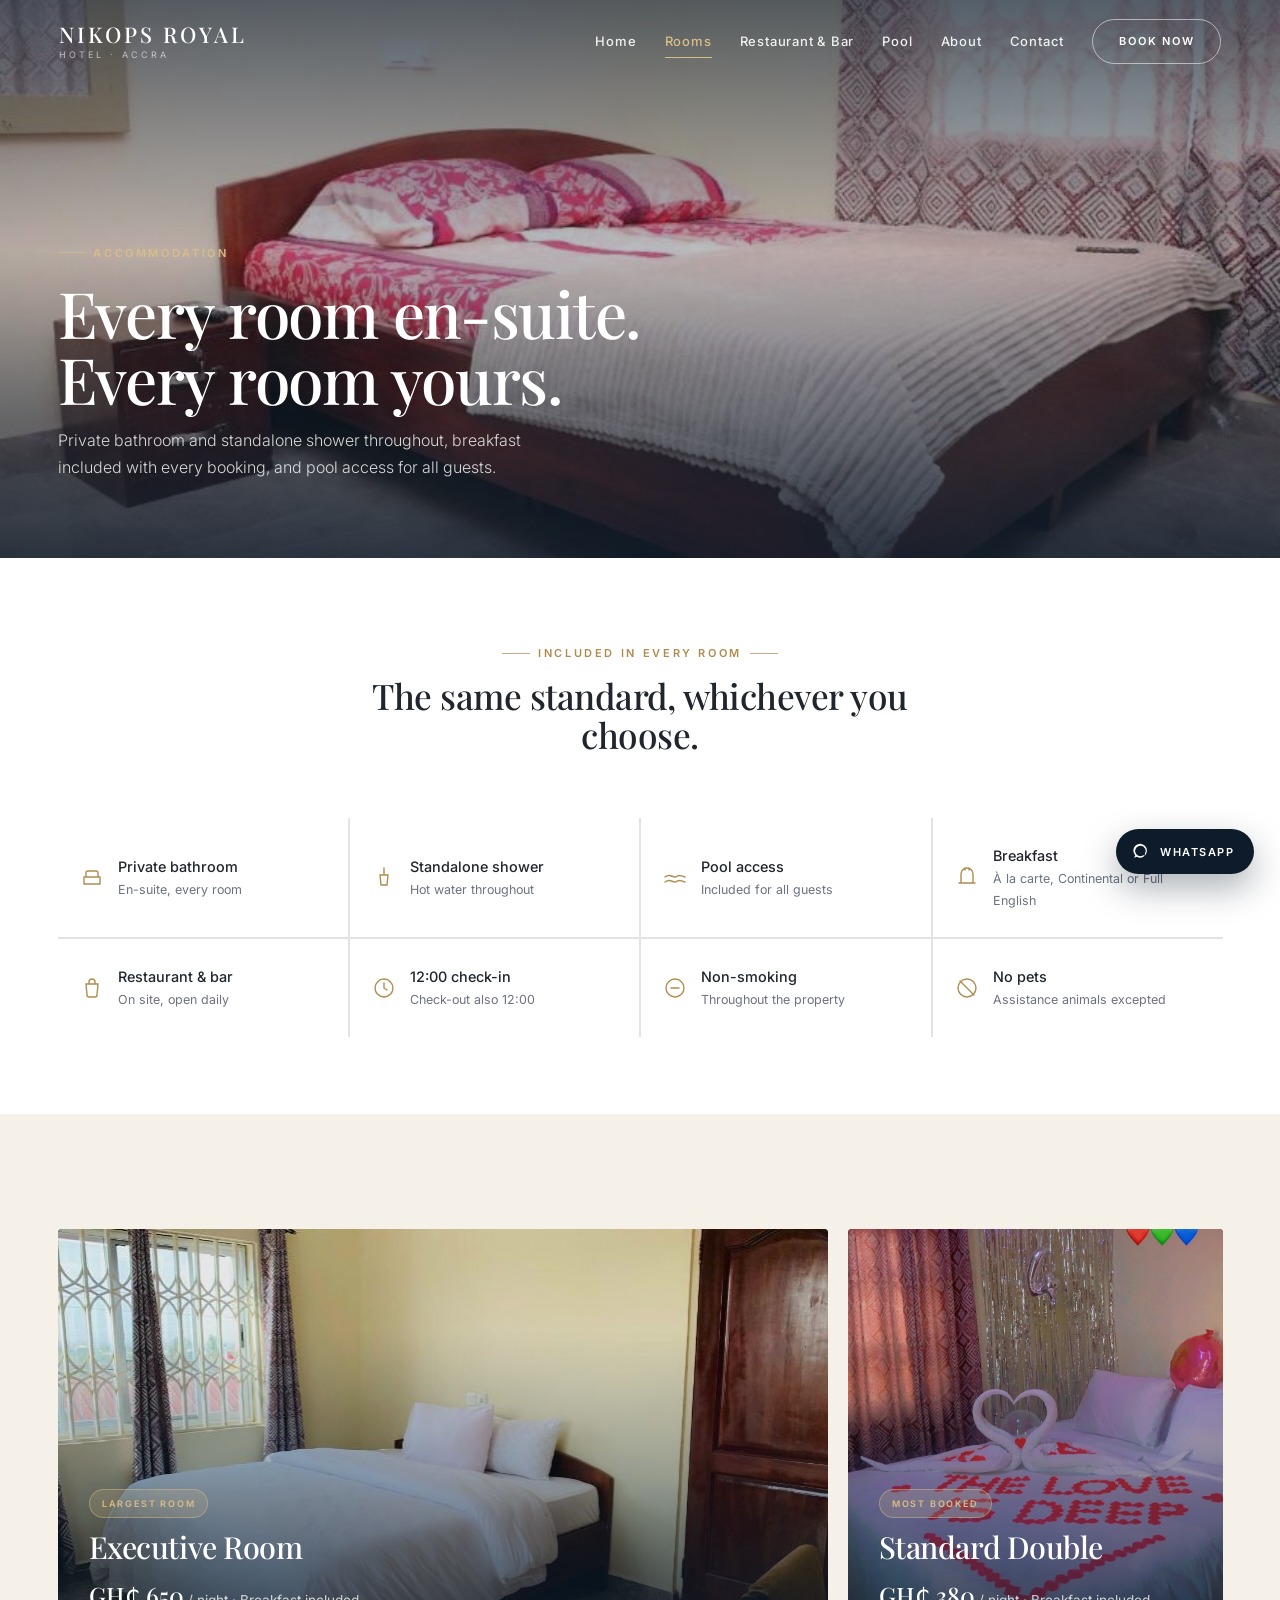
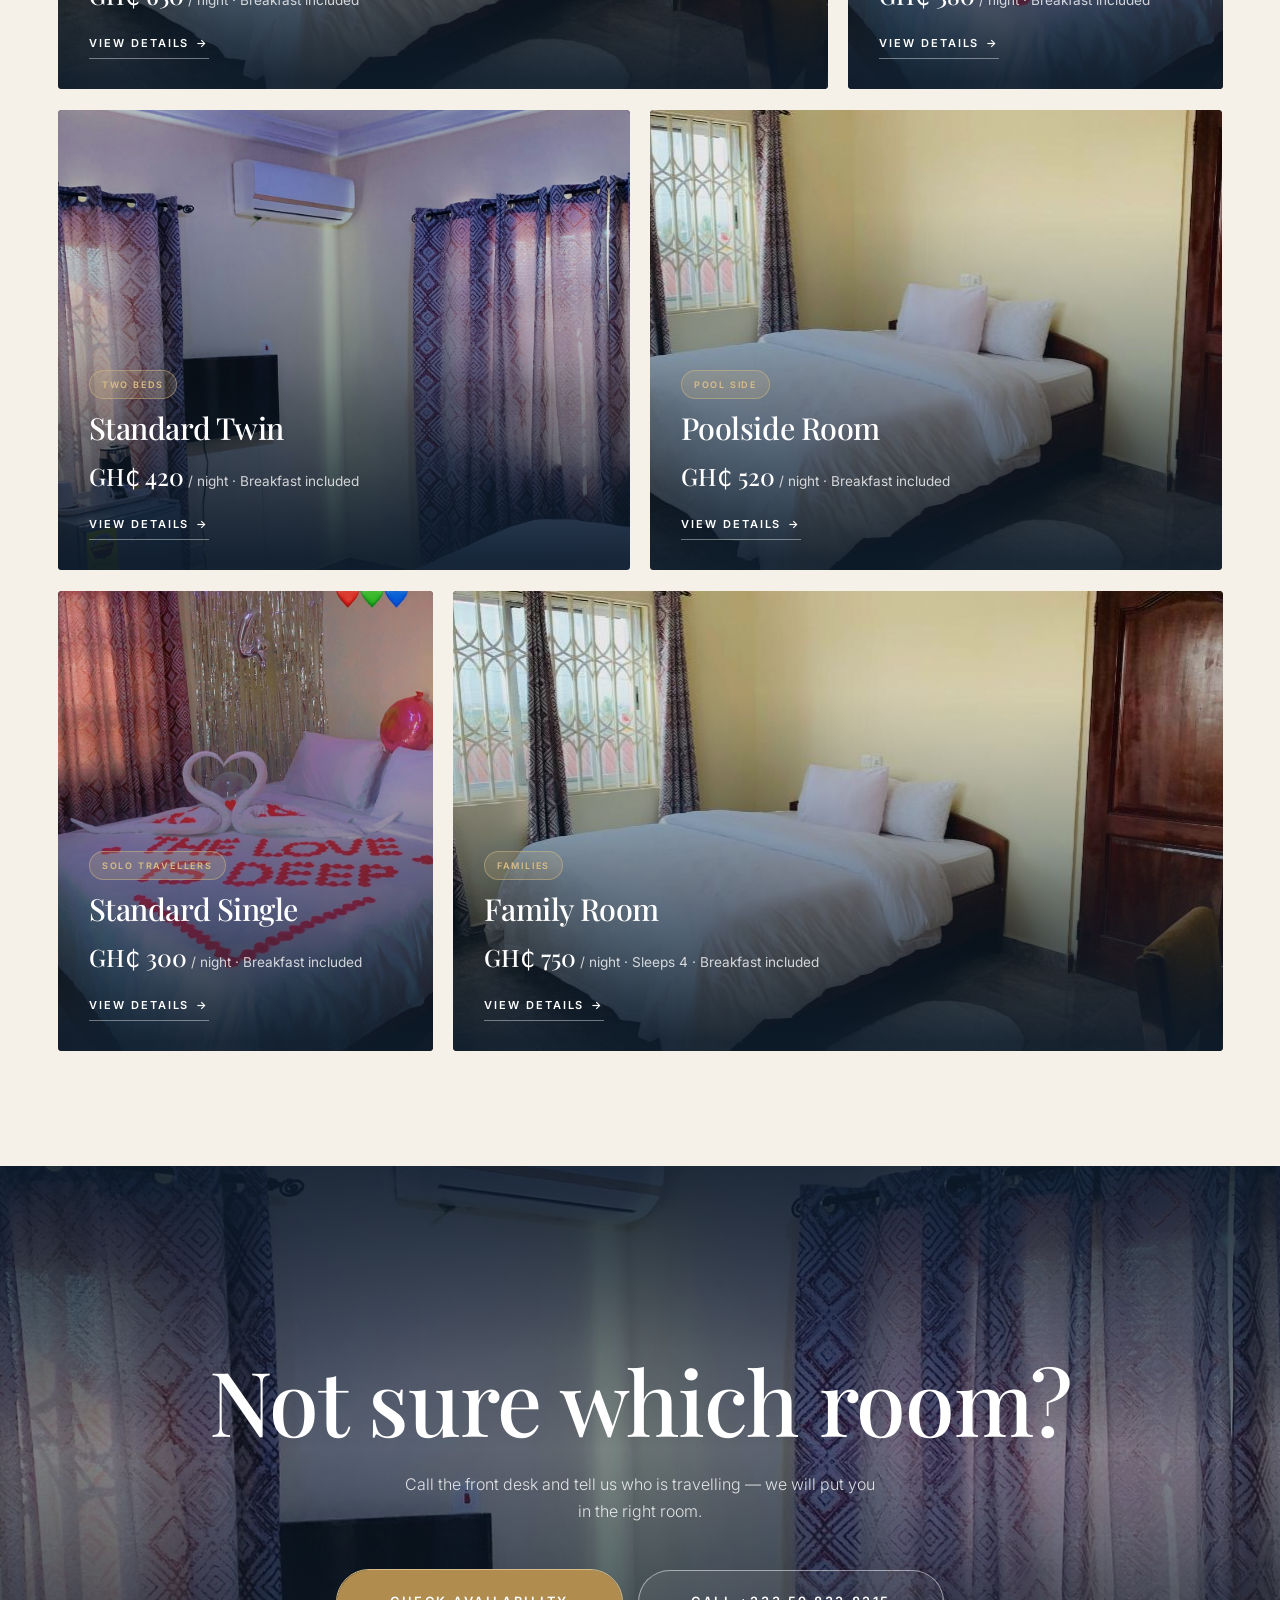
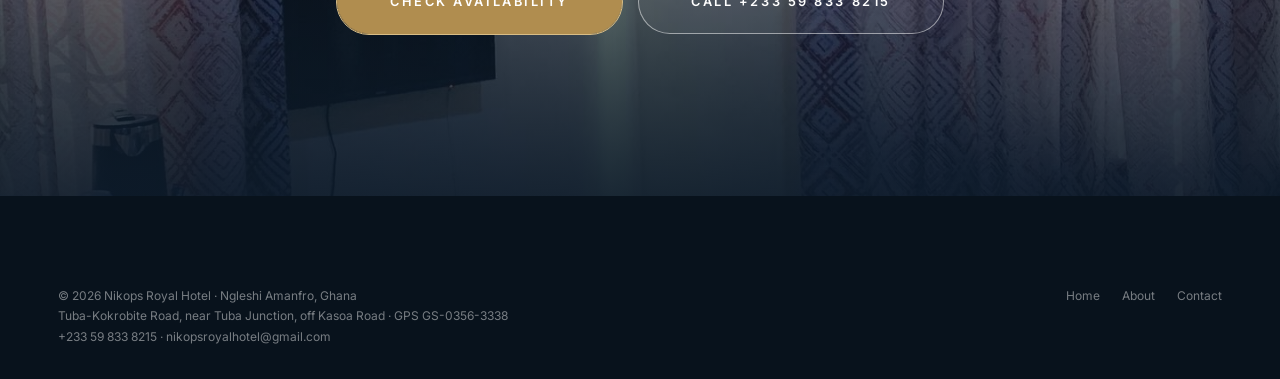
<file: rooms.html>
<!DOCTYPE html>
<html lang="en">
<head>
<meta charset="UTF-8">
<meta name="viewport" content="width=device-width, initial-scale=1">
<title>Our Rooms — Nikops Royal Hotel, Accra</title>
<meta name="description" content="En-suite rooms at Nikops Royal Hotel, Tuba Junction, Accra. Private bathroom and shower in every room, breakfast included, pool access for all guests.">
<meta name="theme-color" content="#0d1b2a">
<link rel="preconnect" href="https://images.unsplash.com" crossorigin>
<link rel="stylesheet" href="styles.css">
</head>
<body>
<a class="skip-link" href="#main">Skip to content</a>

<header class="header">
  <div class="header__inner">
    <a class="header__brand" href="index.html" aria-label="Nikops Royal Hotel — home">
      <span class="header__brand-name">Nikops Royal</span>
      <span class="header__brand-sub">Hotel · Accra</span>
    </a>
    <button class="header__toggle" type="button" aria-label="Open menu" aria-expanded="false" aria-controls="primary-nav"><span></span><span></span><span></span></button>
    <nav class="header__nav" id="primary-nav" aria-label="Primary">
      <a class="header__link" href="index.html">Home</a>
      <a class="header__link" href="rooms.html" aria-current="page">Rooms</a>
      <a class="header__link" href="index.html#dining">Restaurant &amp; Bar</a>
      <a class="header__link" href="index.html#pool">Pool</a>
      <a class="header__link" href="about.html">About</a>
      <a class="header__link" href="contact.html">Contact</a>
      <a class="header__cta" href="booking.html">Book Now</a>
    </nav>
  </div>
</header>

<main id="main">

<section class="pagehero">
  <div class="pagehero__media">
    <img src="./images/room.jpg"
         sizes="100vw" fetchpriority="high"
         alt="A guest room made up with clean white bedding beside a bright window">
  </div>
  <div class="pagehero__overlay" aria-hidden="true"></div>
  <div class="wrap">
    <span class="eyebrow eyebrow--light">Accommodation</span>
    <h1>Every room en-suite.<br>Every room yours.</h1>
    <p>Private bathroom and standalone shower throughout, breakfast included with every
      booking, and pool access for all guests.</p>
  </div>
</section>

<!-- What every room includes — verified amenity set -->
<section class="section section--white" style="padding-block:clamp(48px,6vw,80px)">
  <div class="wrap">
    <div class="section__head section__head--center" data-reveal>
      <span class="eyebrow eyebrow--center">Included in every room</span>
      <h2 style="font-size:clamp(1.6rem,1.2rem + 1.6vw,2.2rem)">The same standard, whichever you choose.</h2>
    </div>
    <div class="amenities" data-reveal>
      <div class="amenity"><svg viewBox="0 0 24 24"><path d="M4 12h16v7H4zM6 12V8a2 2 0 0 1 2-2h8a2 2 0 0 1 2 2v4" stroke-linecap="round"/></svg><div><b>Private bathroom</b><span>En-suite, every room</span></div></div>
      <div class="amenity"><svg viewBox="0 0 24 24"><path d="M12 3v7M8 10h8l-1 10H9L8 10Z" stroke-linecap="round"/></svg><div><b>Standalone shower</b><span>Hot water throughout</span></div></div>
      <div class="amenity"><svg viewBox="0 0 24 24"><path d="M2 17s2-1.5 4-1.5S10 17 12 17s2-1.5 4-1.5S22 17 22 17M2 12s2-1.5 4-1.5S10 12 12 12s2-1.5 4-1.5S22 12 22 12" stroke-linecap="round"/></svg><div><b>Pool access</b><span>Included for all guests</span></div></div>
      <div class="amenity"><svg viewBox="0 0 24 24"><path d="M4 18h16M6 18V9a6 6 0 0 1 12 0v9M10 5V3M14 5V3" stroke-linecap="round"/></svg><div><b>Breakfast</b><span>À la carte, Continental or Full English</span></div></div>
      <div class="amenity"><svg viewBox="0 0 24 24"><path d="M6 8h12l-1 11a2 2 0 0 1-2 2H9a2 2 0 0 1-2-2L6 8ZM9 8V6a3 3 0 0 1 6 0v2" stroke-linecap="round"/></svg><div><b>Restaurant &amp; bar</b><span>On site, open daily</span></div></div>
      <div class="amenity"><svg viewBox="0 0 24 24"><circle cx="12" cy="12" r="9"/><path d="M12 7v5l3 2" stroke-linecap="round"/></svg><div><b>12:00 check-in</b><span>Check-out also 12:00</span></div></div>
      <div class="amenity"><svg viewBox="0 0 24 24"><circle cx="12" cy="12" r="9"/><path d="M8 12h8" stroke-linecap="round"/></svg><div><b>Non-smoking</b><span>Throughout the property</span></div></div>
      <div class="amenity"><svg viewBox="0 0 24 24"><circle cx="12" cy="12" r="9"/><path d="M5 5l14 14" stroke-linecap="round"/></svg><div><b>No pets</b><span>Assistance animals excepted</span></div></div>
    </div>
  </div>
</section>

<section class="section section--sand">
  <div class="wrap">
    <!-- NOTE: room names, rates and occupancy are PLACEHOLDERS pending the
         property's real rate card. Replace before launch. -->
    <div class="bento">
      <article class="room bento__item--xl" data-reveal>
        <img loading="lazy" decoding="async" width="1400" height="900"
          src="./images/room3.jpg"
          sizes="(max-width:1000px) 100vw, 62vw"
          alt="The executive room with a seating area beside the window and a large bed">
        <div class="room__body">
          <div class="room__meta"><span class="room__tag">Largest room</span></div>
          <h2 class="room__name">Executive Room</h2>
          <p class="room__price"><b>GH₵ 650</b> / night · Breakfast included</p>
          <a class="room__cta" href="room-detail.html">View Details <span aria-hidden="true">→</span></a>
        </div>
      </article>
      <article class="room bento__item--tall" data-reveal data-reveal-delay="1">
        <img loading="lazy" decoding="async" width="800" height="1200"
          src="./images/room2.jpg"
          sizes="(max-width:1000px) 100vw, 32vw"
          alt="A double room with a made bed, bedside table and window light">
        <div class="room__body">
          <div class="room__meta"><span class="room__tag">Most booked</span></div>
          <h2 class="room__name">Standard Double</h2>
          <p class="room__price"><b>GH₵ 380</b> / night · Breakfast included</p>
          <a class="room__cta" href="room-detail.html">View Details <span aria-hidden="true">→</span></a>
        </div>
      </article>
      <article class="room bento__item--md" data-reveal>
        <img loading="lazy" decoding="async" width="1000" height="700"
          src="./images/room1.jpg"
          sizes="(max-width:1000px) 100vw, 46vw"
          alt="A twin room with two single beds separated by a bedside table">
        <div class="room__body">
          <div class="room__meta"><span class="room__tag">Two beds</span></div>
          <h2 class="room__name">Standard Twin</h2>
          <p class="room__price"><b>GH₵ 420</b> / night · Breakfast included</p>
          <a class="room__cta" href="room-detail.html">View Details <span aria-hidden="true">→</span></a>
        </div>
      </article>
      <article class="room bento__item--md" data-reveal data-reveal-delay="1">
        <img loading="lazy" decoding="async" width="1000" height="700"
          src="./images/room3.jpg"
          sizes="(max-width:1000px) 100vw, 46vw"
          alt="A ground-floor room opening onto the garden and pool terrace">
        <div class="room__body">
          <div class="room__meta"><span class="room__tag">Pool side</span></div>
          <h2 class="room__name">Poolside Room</h2>
          <p class="room__price"><b>GH₵ 520</b> / night · Breakfast included</p>
          <a class="room__cta" href="room-detail.html">View Details <span aria-hidden="true">→</span></a>
        </div>
      </article>
      <article class="room bento__item--sm" data-reveal>
        <img loading="lazy" decoding="async" width="800" height="1000"
          src="./images/room2.jpg"
          sizes="(max-width:1000px) 100vw, 32vw"
          alt="A compact single room with a desk beneath the window">
        <div class="room__body">
          <div class="room__meta"><span class="room__tag">Solo travellers</span></div>
          <h2 class="room__name">Standard Single</h2>
          <p class="room__price"><b>GH₵ 300</b> / night · Breakfast included</p>
          <a class="room__cta" href="room-detail.html">View Details <span aria-hidden="true">→</span></a>
        </div>
      </article>
      <article class="room bento__item--wide" data-reveal data-reveal-delay="1">
        <img loading="lazy" decoding="async" width="1200" height="800"
          src="./images/room3.jpg"
          sizes="(max-width:1000px) 100vw, 46vw"
          alt="A family room with a double bed and an additional single bed">
        <div class="room__body">
          <div class="room__meta"><span class="room__tag">Families</span></div>
          <h2 class="room__name">Family Room</h2>
          <p class="room__price"><b>GH₵ 750</b> / night · Sleeps 4 · Breakfast included</p>
          <a class="room__cta" href="room-detail.html">View Details <span aria-hidden="true">→</span></a>
        </div>
      </article>
    </div>
  </div>
</section>

<section class="finale" style="min-height:70svh">
  <div class="finale__media" aria-hidden="true">
    <img loading="lazy" src="./images/room1.jpg" alt="">
  </div>
  <div class="finale__overlay" aria-hidden="true"></div>
  <div class="wrap">
    <h2 data-reveal>Not sure which room?</h2>
    <p data-reveal data-reveal-delay="1">Call the front desk and tell us who is travelling —
      we will put you in the right room.</p>
    <div class="finale__actions" data-reveal data-reveal-delay="2">
      <a class="btn btn--gold btn--lg btn--pulse" href="booking.html">Check Availability</a>
      <a class="btn btn--ghost btn--lg" href="tel:+233598338215">Call +233 59 833 8215</a>
    </div>
  </div>
</section>

</main>

<footer class="footer">
  <div class="wrap footer__bottom" style="border-top:0;margin-top:0;align-items:flex-start">
    <span>© <span data-year>2026</span> Nikops Royal Hotel · Ngleshi Amanfro, Ghana<br>
      Tuba-Kokrobite Road, near Tuba Junction, off Kasoa Road · GPS GS-0356-3338<br>
      <a href="tel:+233598338215">+233 59 833 8215</a> ·
      <a href="mailto:nikopsroyalhotel@gmail.com">nikopsroyalhotel@gmail.com</a></span>
    <nav aria-label="Legal"><a href="index.html">Home</a><a href="about.html">About</a><a href="contact.html">Contact</a></nav>
  </div>
</footer>

<a class="concierge" href="https://wa.me/233598338215" target="_blank" rel="noopener noreferrer">
  <svg viewBox="0 0 24 24" aria-hidden="true"><path d="M20 11.5A8.5 8.5 0 0 1 7.4 18.7L4 20l1.4-3.3A8.5 8.5 0 1 1 20 11.5Zm-8.4 6.4c1.4 0 2.7-.4 3.8-1.1l.3-.2 2.2.6-.6-2.1.2-.3a6.6 6.6 0 1 0-2.2 2.2l.3.2c-1.1.7-2.4 1.1-3.8 1.1Z"/></svg>
  <span>WhatsApp</span>
</a>

<script src="js/hotel-data.js" defer></script>
<script src="js/main.js" defer></script>
</body>
</html>
</file>
<file: styles.css>
/* ============================================================
   NIKOPS ROYAL HOTEL — master stylesheet
   Edit the partial that matches what you are changing.

   css/tokens.css    colour, type scale, spacing, motion tokens
   css/base.css      reset, typography, buttons, utils, reveal
   css/header.css    fixed nav + mobile panel
   css/hero.css      full-viewport hero + booking bar + page heroes
   css/sections.css  homepage visual sections (carousel → finale)
   css/footer.css    footer, newsletter, concierge button
   css/pages.css     inner pages, forms, lightbox

   PERF NOTE: @import chains a request per file. A production build
   would concatenate + minify these into one hashed asset, inline the
   above-the-fold "critical CSS" (tokens, base, header, hero) in
   <head>, and defer the rest with rel="preload" → onload.
   ============================================================ */
@import url('css/tokens.css');
@import url('css/base.css');
@import url('css/header.css');
@import url('css/hero.css');
@import url('css/sections.css');
@import url('css/footer.css');
@import url('css/pages.css');
</file>
